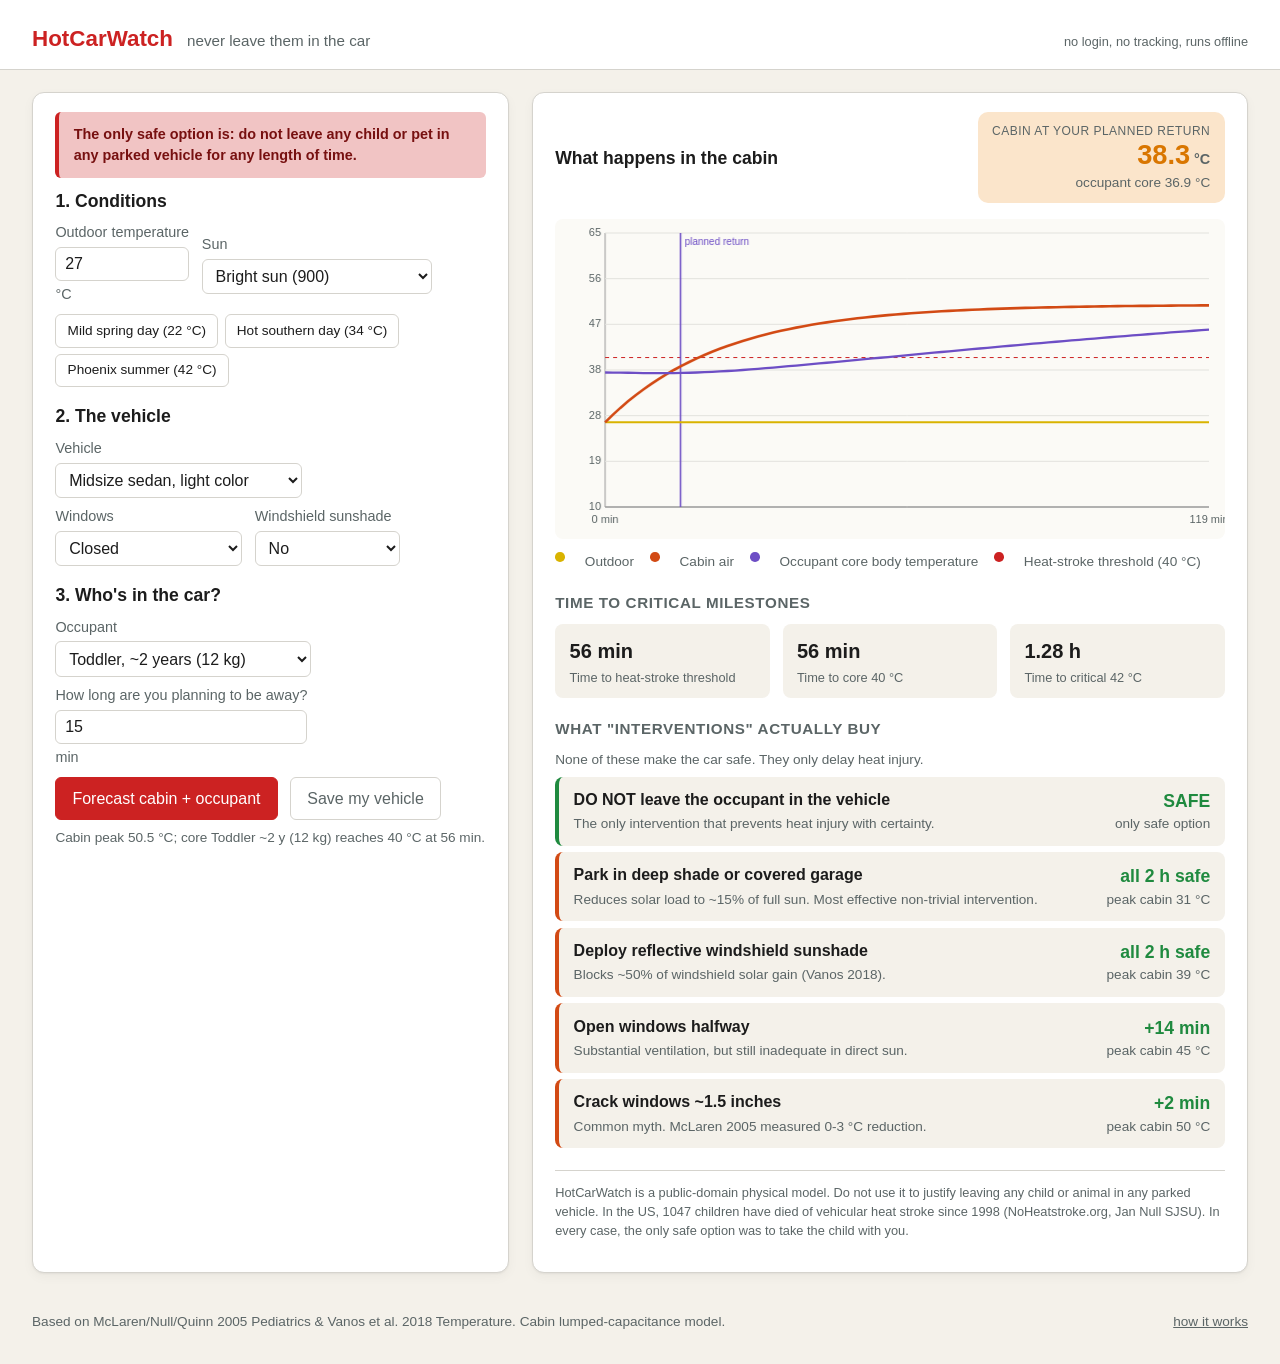
<file: frontend/index.html>
<!doctype html>
<html lang="en">
<head>
<meta charset="utf-8" />
<meta name="viewport" content="width=device-width,initial-scale=1" />
<meta name="description" content="How fast does a parked car heat up? Predict the cabin temperature and the time-to-hyperthermia for a child or pet. Free, no login, runs in your browser." />
<title>HotCarWatch: never leave them in the car</title>
<link rel="stylesheet" href="styles.css" />
</head>
<body>
<header>
  <div class="brand">
    <span class="logo">HotCarWatch</span>
    <span class="tagline">never leave them in the car</span>
  </div>
  <div class="meta">no login, no tracking, runs offline</div>
</header>

<main>
  <section class="card inputs">
    <div class="alert">
      <strong>The only safe option is: do not leave any child or pet in
      any parked vehicle for any length of time.</strong>
    </div>

    <h2>1. Conditions</h2>
    <div class="row">
      <label>Outdoor temperature
        <input type="number" id="outdoorC" min="-5" max="50" step="0.5" value="27" />
        <span class="unit">&deg;C</span>
      </label>
      <label>Sun
        <select id="sun">
          <option value="1000">Direct full sun (1000 W/m&sup2;)</option>
          <option value="900" selected>Bright sun (900)</option>
          <option value="600">Hazy / partial sun (600)</option>
          <option value="350">Overcast (350)</option>
          <option value="150">Deep shade (150)</option>
        </select>
      </label>
    </div>
    <div class="row presets">
      <button data-preset='{"T":22,"S":900}'  class="preset-btn">Mild spring day (22 &deg;C)</button>
      <button data-preset='{"T":34,"S":900}'  class="preset-btn">Hot southern day (34 &deg;C)</button>
      <button data-preset='{"T":42,"S":1000}' class="preset-btn">Phoenix summer (42 &deg;C)</button>
    </div>

    <h2>2. The vehicle</h2>
    <div class="row">
      <label>Vehicle
        <select id="vehicle">
          <option value="compact_sedan_light">Compact sedan, light color</option>
          <option value="compact_sedan_dark">Compact sedan, dark color</option>
          <option value="midsize_sedan_light" selected>Midsize sedan, light color</option>
          <option value="midsize_sedan_dark">Midsize sedan, dark color</option>
          <option value="suv_dark_tinted">Large SUV, dark, tinted glass</option>
          <option value="minivan_light">Minivan, light color</option>
        </select>
      </label>
    </div>
    <div class="row">
      <label>Windows
        <select id="window">
          <option value="0" selected>Closed</option>
          <option value="0.05">Cracked ~1.5 inches</option>
          <option value="0.45">Half open</option>
        </select>
      </label>
      <label>Windshield sunshade
        <select id="sunshade">
          <option value="false" selected>No</option>
          <option value="true">Yes (reflective)</option>
        </select>
      </label>
    </div>

    <h2>3. Who's in the car?</h2>
    <div class="row">
      <label>Occupant
        <select id="occupant">
          <option value="infant_6mo">Infant, ~6 months (7.5 kg)</option>
          <option value="toddler_2y" selected>Toddler, ~2 years (12 kg)</option>
          <option value="child_5y">Child, ~5 years (18 kg)</option>
          <option value="adult">Adult (75 kg)</option>
          <option value="small_dog_10kg">Small dog, 10 kg</option>
          <option value="medium_dog_25kg">Medium dog (Lab), 25 kg</option>
          <option value="brachycephalic_dog_15kg">Bulldog / pug (brachycephalic)</option>
          <option value="cat_5kg">Cat, 5 kg</option>
        </select>
      </label>
    </div>
    <div class="row">
      <label>How long are you planning to be away?
        <input type="number" id="planMin" min="1" max="180" value="15" />
        <span class="unit">min</span>
      </label>
    </div>

    <div class="row">
      <button id="recompute" class="primary">Forecast cabin + occupant</button>
      <button id="saveProfile" class="ghost">Save my vehicle</button>
    </div>
    <div class="hint" id="statusHint"></div>
  </section>

  <section class="card output">
    <div class="output-header">
      <h2>What happens in the cabin</h2>
      <div class="now-pill" id="nowBox">
        <div class="now-label">cabin at your planned return</div>
        <div class="now-value"><span id="returnCabin">-</span><span class="unit"> &deg;C</span></div>
        <div class="now-sub" id="returnImpact">-</div>
      </div>
    </div>

    <canvas id="chart" width="900" height="320" aria-label="Cabin temperature over time"></canvas>
    <div class="chart-legend">
      <span class="dot outdoor"></span> Outdoor
      <span class="dot cabin"></span> Cabin air
      <span class="dot core"></span> Occupant core body temperature
      <span class="dot threshold"></span> Heat-stroke threshold (40 &deg;C)
    </div>

    <h3>Time to critical milestones</h3>
    <div class="metric-row">
      <div class="metric">
        <div class="metric-value" id="t_thresh">-</div>
        <div class="metric-label">Time to heat-stroke threshold</div>
      </div>
      <div class="metric">
        <div class="metric-value" id="t_40">-</div>
        <div class="metric-label">Time to core 40 &deg;C</div>
      </div>
      <div class="metric">
        <div class="metric-value" id="t_crit">-</div>
        <div class="metric-label">Time to critical 42 &deg;C</div>
      </div>
    </div>

    <h3>What "interventions" actually buy</h3>
    <p style="margin: 0.4rem 0 0.4rem 0; color: #5b6566; font-size: 0.85rem;">
      None of these make the car safe.  They only delay heat injury.
    </p>
    <ol id="recs" class="recs"></ol>

    <p class="disclaimer">HotCarWatch is a public-domain physical model.  Do
    not use it to justify leaving any child or animal in any parked vehicle.
    In the US, 1047 children have died of vehicular heat stroke since 1998
    (NoHeatstroke.org, Jan Null SJSU).  In every case, the only safe option
    was to take the child with you.</p>
  </section>
</main>

<footer>
  <span>Based on McLaren/Null/Quinn 2005 Pediatrics &amp; Vanos et al.
  2018 Temperature.  Cabin lumped-capacitance model.</span>
  <a href="./about.html">how it works</a>
</footer>

<script src="app.js"></script>
</body>
</html>
</file>
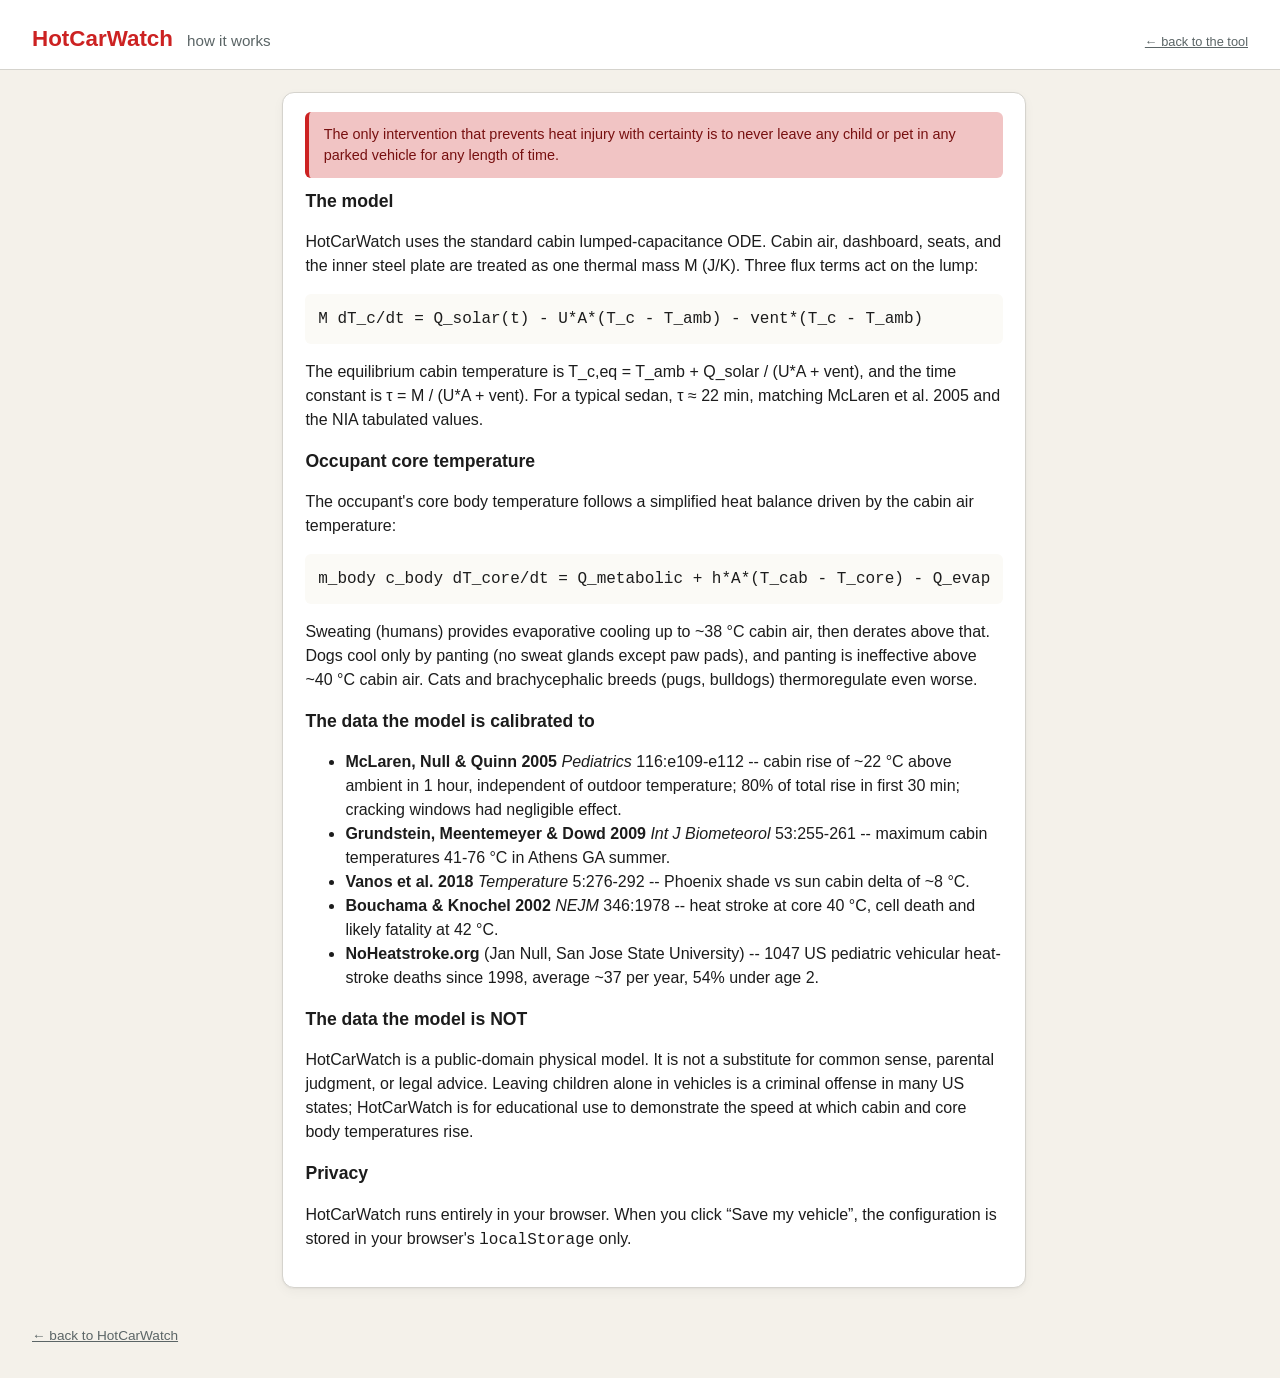
<file: frontend/about.html>
<!doctype html>
<html lang="en">
<head>
<meta charset="utf-8" />
<meta name="viewport" content="width=device-width,initial-scale=1" />
<title>How HotCarWatch works</title>
<link rel="stylesheet" href="styles.css" />
</head>
<body>
<header>
  <div class="brand">
    <a href="./" style="text-decoration:none;color:inherit"><span class="logo">HotCarWatch</span></a>
    <span class="tagline">how it works</span>
  </div>
  <a class="meta" href="./">&larr; back to the tool</a>
</header>

<main style="grid-template-columns:1fr;max-width:780px">
<section class="card">

<div class="alert">
The only intervention that prevents heat injury with certainty is to
never leave any child or pet in any parked vehicle for any length of
time.
</div>

<h2>The model</h2>
<p>HotCarWatch uses the standard cabin lumped-capacitance ODE.  Cabin
air, dashboard, seats, and the inner steel plate are treated as one
thermal mass M (J/K).  Three flux terms act on the lump:</p>
<pre style="background:#fbfaf6;padding:0.8rem;border-radius:6px;overflow-x:auto">
M dT_c/dt = Q_solar(t) - U*A*(T_c - T_amb) - vent*(T_c - T_amb)
</pre>
<p>The equilibrium cabin temperature is T_c,eq = T_amb + Q_solar / (U*A + vent), and
the time constant is &tau; = M / (U*A + vent).  For a typical sedan, &tau; &asymp;
22 min, matching McLaren et al. 2005 and the NIA tabulated values.</p>

<h2>Occupant core temperature</h2>
<p>The occupant's core body temperature follows a simplified heat balance
driven by the cabin air temperature:</p>
<pre style="background:#fbfaf6;padding:0.8rem;border-radius:6px;overflow-x:auto">
m_body c_body dT_core/dt = Q_metabolic + h*A*(T_cab - T_core) - Q_evap
</pre>
<p>Sweating (humans) provides evaporative cooling up to ~38 &deg;C cabin
air, then derates above that.  Dogs cool only by panting (no sweat
glands except paw pads), and panting is ineffective above ~40 &deg;C cabin
air.  Cats and brachycephalic breeds (pugs, bulldogs) thermoregulate
even worse.</p>

<h2>The data the model is calibrated to</h2>
<ul>
<li><strong>McLaren, Null & Quinn 2005</strong> <em>Pediatrics</em> 116:e109-e112 -- cabin rise of ~22 &deg;C above ambient in 1 hour, independent of outdoor temperature; 80% of total rise in first 30 min; cracking windows had negligible effect.</li>
<li><strong>Grundstein, Meentemeyer & Dowd 2009</strong> <em>Int J Biometeorol</em> 53:255-261 -- maximum cabin temperatures 41-76 &deg;C in Athens GA summer.</li>
<li><strong>Vanos et al. 2018</strong> <em>Temperature</em> 5:276-292 -- Phoenix shade vs sun cabin delta of ~8 &deg;C.</li>
<li><strong>Bouchama & Knochel 2002</strong> <em>NEJM</em> 346:1978 -- heat stroke at core 40 &deg;C, cell death and likely fatality at 42 &deg;C.</li>
<li><strong>NoHeatstroke.org</strong> (Jan Null, San Jose State University) -- 1047 US pediatric vehicular heat-stroke deaths since 1998, average ~37 per year, 54% under age 2.</li>
</ul>

<h2>The data the model is NOT</h2>
<p>HotCarWatch is a public-domain physical model.  It is not a substitute for
common sense, parental judgment, or legal advice.  Leaving children alone in
vehicles is a criminal offense in many US states; HotCarWatch is for educational
use to demonstrate the speed at which cabin and core body temperatures rise.</p>

<h2>Privacy</h2>
<p>HotCarWatch runs entirely in your browser.  When you click &ldquo;Save my
vehicle&rdquo;, the configuration is stored in your browser's
<code>localStorage</code> only.</p>

</section>
</main>
<footer><a href="./">&larr; back to HotCarWatch</a></footer>
</body>
</html>
</file>
<file: frontend/styles.css>
:root {
  --bg: #f4f1ea;
  --card: #ffffff;
  --text: #1c1c1c;
  --muted: #5b6566;
  --accent: #cc2222;
  --accent-dark: #8b1818;
  --cabin: #d24a14;
  --outdoor: #d9b300;
  --core: #6d4ec5;
  --threshold: #cc2222;
  --good: #1f8a3f;
  --warning: #d97600;
  --danger: #cc2222;
  --border: #d5d3cd;
  --shadow: 0 1px 2px rgba(0,0,0,0.05), 0 4px 12px rgba(0,0,0,0.04);
}

* { box-sizing: border-box; }
html, body {
  margin: 0; background: var(--bg); color: var(--text);
  font-family: -apple-system, BlinkMacSystemFont, "Segoe UI", Roboto,
    "Helvetica Neue", Arial, sans-serif;
  font-size: 16px; line-height: 1.5;
}

header {
  display: flex; align-items: baseline; justify-content: space-between;
  padding: 1.4rem 2rem 0.8rem 2rem;
  border-bottom: 1px solid var(--border); background: var(--card);
}
.brand .logo { font-size: 1.4rem; font-weight: 700; color: var(--accent); }
.brand .tagline { margin-left: 0.6rem; color: var(--muted); font-size: 0.95rem; }
.meta { font-size: 0.8rem; color: var(--muted); }

main {
  display: grid; grid-template-columns: minmax(320px, 1fr) minmax(420px, 1.5fr);
  gap: 1.4rem; padding: 1.4rem 2rem; max-width: 1400px; margin: 0 auto;
}
@media (max-width: 900px) {
  main { grid-template-columns: 1fr; padding: 1rem; }
  header { flex-direction: column; align-items: flex-start; padding: 1rem; }
}

.card {
  background: var(--card); border: 1px solid var(--border);
  border-radius: 12px; padding: 1.2rem 1.4rem; box-shadow: var(--shadow);
}
.card h2 { margin: 1rem 0 0.5rem 0; font-size: 1.1rem; }
.card h2:first-of-type { margin-top: 0.6rem; }
.card h3 {
  margin: 1.2rem 0 0.6rem 0; font-size: 0.95rem;
  text-transform: uppercase; letter-spacing: 0.04em; color: var(--muted);
}
.card h3 small { text-transform: none; font-weight: normal; letter-spacing: 0; }

.alert {
  background: #f1c4c4; border-left: 4px solid var(--danger);
  padding: 0.7rem 0.9rem; border-radius: 6px;
  font-size: 0.9rem; color: #771010;
}

.row { display: flex; align-items: center; gap: 0.8rem; margin: 0.5rem 0; flex-wrap: wrap; }
label {
  display: flex; flex-direction: column; gap: 0.2rem;
  font-size: 0.9rem; color: var(--muted); min-width: 0;
}
label input, label select {
  font-size: 1rem; padding: 0.45rem 0.55rem;
  border: 1px solid var(--border); border-radius: 6px;
  background: white; color: var(--text); min-width: 0;
}
.unit { color: var(--muted); font-size: 0.9rem; }

button {
  font: inherit; padding: 0.55rem 1rem; border: 1px solid var(--border);
  border-radius: 6px; background: white; color: var(--text); cursor: pointer;
  transition: all 0.12s;
}
button:hover { border-color: var(--accent); color: var(--accent); }
button.primary { background: var(--accent); color: white; border-color: var(--accent); }
button.primary:hover { background: var(--accent-dark); border-color: var(--accent-dark); color: white; }
button.ghost { background: transparent; color: var(--muted); }
.preset-btn { font-size: 0.85rem; padding: 0.35rem 0.7rem; }
.presets { gap: 0.4rem; }
.hint { font-size: 0.85rem; color: var(--muted); min-height: 1.2rem; }

.output-header {
  display: flex; align-items: center; justify-content: space-between;
  flex-wrap: wrap; gap: 0.6rem;
}
.now-pill {
  background: var(--bg); border-radius: 10px;
  padding: 0.6rem 0.9rem; text-align: right; min-width: 200px;
}
.now-label { font-size: 0.75rem; color: var(--muted); text-transform: uppercase; letter-spacing: 0.04em; }
.now-value { font-size: 1.7rem; font-weight: 700; line-height: 1.1; }
.now-sub { font-size: 0.85rem; color: var(--muted); margin-top: 0.2rem; }
.now-pill.safe { background: #d8efd8; }
.now-pill.safe .now-value { color: var(--good); }
.now-pill.warn { background: #fbe5cb; }
.now-pill.warn .now-value { color: var(--warning); }
.now-pill.danger { background: #f1c4c4; }
.now-pill.danger .now-value { color: var(--danger); }

canvas {
  width: 100%; height: 320px; margin: 1rem 0 0.4rem 0;
  background: #fbfaf6; border-radius: 8px;
}
.chart-legend {
  font-size: 0.85rem; color: var(--muted);
  display: flex; gap: 1rem; flex-wrap: wrap;
}
.chart-legend .dot {
  display: inline-block; width: 0.6rem; height: 0.6rem;
  border-radius: 50%; margin-right: 0.25rem; vertical-align: middle;
}
.chart-legend .outdoor { background: var(--outdoor); }
.chart-legend .cabin   { background: var(--cabin); }
.chart-legend .core    { background: var(--core); }
.chart-legend .threshold { background: var(--threshold); }

.metric-row {
  display: grid; grid-template-columns: repeat(3, 1fr); gap: 0.8rem;
}
@media (max-width: 600px) { .metric-row { grid-template-columns: 1fr; } }
.metric { background: var(--bg); border-radius: 8px; padding: 0.7rem 0.9rem; }
.metric-value { font-size: 1.25rem; font-weight: 700; }
.metric-label { font-size: 0.8rem; color: var(--muted); margin-top: 0.15rem; }

.recs { margin: 0; padding: 0; list-style: none; }
.recs li {
  padding: 0.7rem 0.9rem; margin: 0.4rem 0;
  background: var(--bg); border-radius: 8px;
  border-left: 4px solid var(--cabin);
  display: grid; grid-template-columns: 1fr auto; gap: 0.4rem;
}
.recs li.guaranteed { border-left-color: var(--good); }
.recs li .rec-label { font-weight: 600; }
.recs li .rec-desc { color: var(--muted); font-size: 0.85rem; margin-top: 0.15rem; }
.recs li .rec-numbers { text-align: right; font-size: 0.85rem; color: var(--muted); }
.recs li .rec-numbers .reduction {
  font-size: 1.1rem; font-weight: 700; color: var(--good); display: block;
}

.disclaimer {
  font-size: 0.8rem; color: var(--muted); margin-top: 1.4rem;
  border-top: 1px solid var(--border); padding-top: 0.7rem;
}

footer {
  display: flex; justify-content: space-between;
  padding: 1rem 2rem 2rem 2rem; color: var(--muted); font-size: 0.85rem;
  max-width: 1400px; margin: 0 auto;
}
footer a { color: var(--muted); }
</file>
